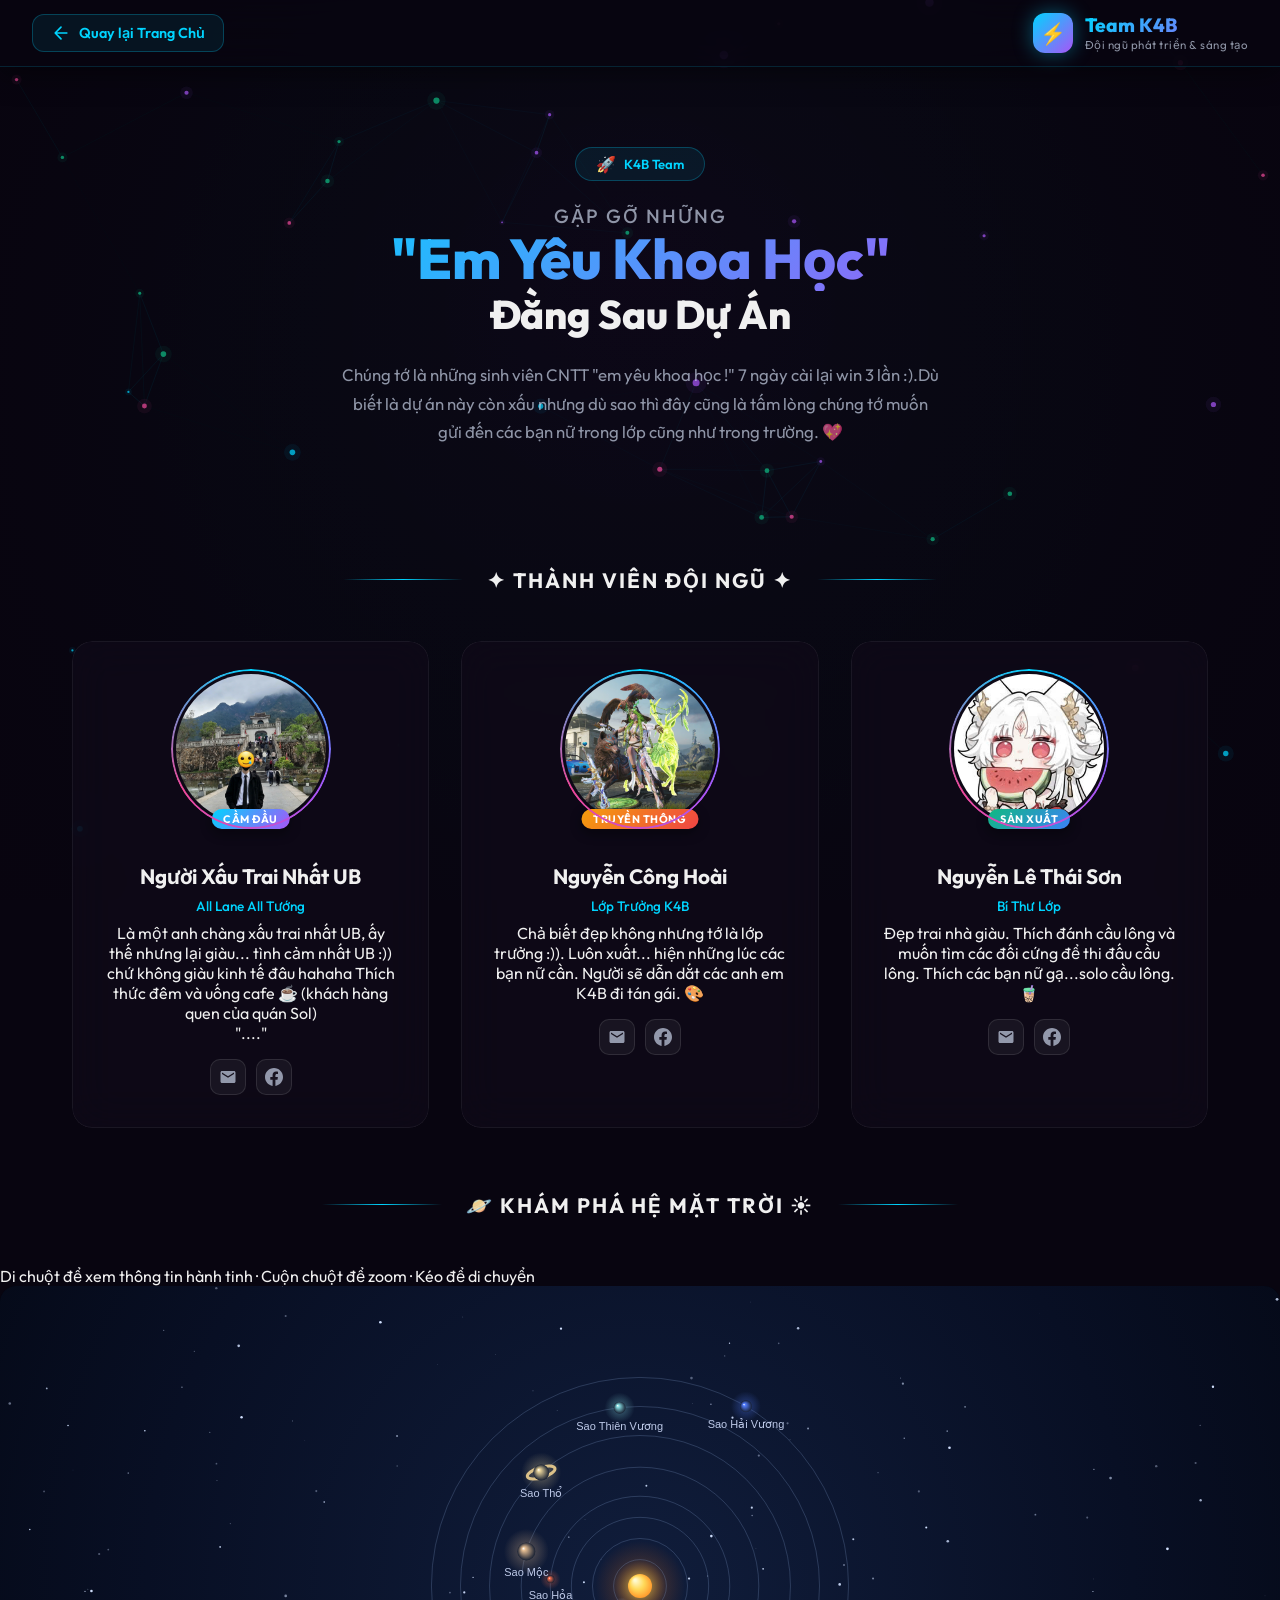
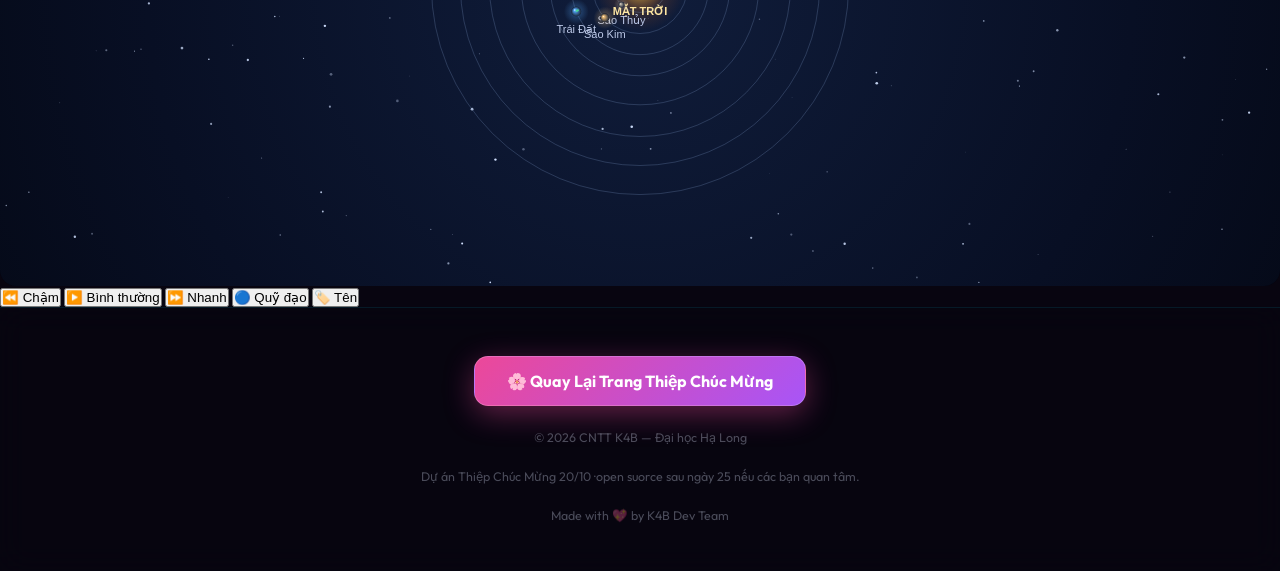
<file: team.html>
<!DOCTYPE html>
<html lang="vi">

<head>
  <meta charset="UTF-8" />
  <meta name="viewport" content="width=device-width, initial-scale=1.0" />
  <title>Đội Ngũ Phát Triển - K4B</title>
  <meta name="description" content="Gặp gỡ đội ngũ phát triển tài năng đứng sau trang web Thiệp Chúc Mừng 20/10 - CNTT K4B" />
  <link rel="icon"
    href="data:image/svg+xml,<svg xmlns=%22http://www.w3.org/2000/svg%22 viewBox=%220 0 100 100%22><text y=%22.9em%22 font-size=%2290%22>💻</text></svg>" />
  <link rel="preconnect" href="https://fonts.googleapis.com">
  <link rel="preconnect" href="https://fonts.gstatic.com" crossorigin>
  <link
    href="https://fonts.googleapis.com/css2?family=Cinzel:wght@600;700;800&family=Dancing+Script:wght@600;700&family=Inter:wght@400;500;600;700&family=Playfair+Display:ital,wght@0,500;0,600;0,700;1,400;1,600&family=JetBrains+Mono:wght@400;500;600;700&family=Outfit:wght@400;500;600;700;800&display=swap"
    rel="stylesheet" />
  <link rel="stylesheet" href="team-styles.css?v=2.0" />
</head>

<body>
  <canvas id="team-canvas"></canvas>

  <!-- Navigation Header -->
  <header class="team-header">
    <a href="index.html" class="back-btn" id="btn-back-home">
      <svg width="20" height="20" viewBox="0 0 24 24" fill="none" stroke="currentColor" stroke-width="2"
        stroke-linecap="round" stroke-linejoin="round">
        <path d="M19 12H5M12 19l-7-7 7-7" />
      </svg>
      <span>Quay lại Trang Chủ</span>
    </a>
    <div class="team-header-brand">
      <div class="brand-icon-dev">⚡</div>
      <div>
        <h1>Team K4B</h1>
        <span class="team-header-sub">Đội ngũ phát triển & sáng tạo</span>
      </div>
    </div>
  </header>

  <!-- Hero Section -->
  <section class="team-hero">
    <div class="hero-content">
      <div class="hero-badge">
        <span class="hero-badge-icon">🚀</span>
        <span>K4B Team</span>
      </div>
      <h2 class="hero-title">
        <span class="hero-line-1">Gặp Gỡ Những</span>
        <span class="hero-line-2">"Em Yêu Khoa Học"</span>
        <span class="hero-line-3">Đằng Sau Dự Án</span>
      </h2>
      <p class="hero-desc">
        Chúng tớ là những sinh viên CNTT "em yêu khoa học !"
        7 ngày cài lại win 3 lần :).Dù biết là dự án này còn xấu nhưng dù sao thì
        đây cũng là tấm lòng chúng tớ muốn gửi đến các bạn nữ trong lớp cũng như trong trường. 💖
      </p>
    </div>
  </section>

  <!-- Team Members -->
  <section class="team-section">
    <div class="section-header">
      <div class="section-line"></div>
      <h2 class="section-title">✦ Thành Viên Đội Ngũ ✦</h2>
      <div class="section-line"></div>
    </div>

    <div class="team-grid" id="team-grid">

      <!-- Member 1 -->
      <article class="member-card" data-role="lead">
        <div class="card-glow"></div>
        <div class="card-inner">
          <div class="member-avatar">
            <div class="avatar-ring"></div>
            <img src="assets/adminnvn.jpg" alt="Ảnh thành viên 1" class="avatar-img"
              onerror="this.style.display='none'; this.nextElementSibling.style.display='flex';" />
            <div class="avatar-fallback" style="display:none;">
              <span>👨‍💻</span>
            </div>
            <div class="role-badge role-lead">Cầm Đầu</div>
          </div>
          <div class="member-info">
            <h3 class="member-name">Người Xấu Trai Nhất UB</h3>
            <p class="member-role">All Lane All Tướng</p>
            <p class="member-bio">
              Là một anh chàng xấu trai nhất UB, ấy thế nhưng lại giàu...
              tình cảm nhất UB :)) chứ không giàu kinh tế đâu hahaha
              Thích thức đêm và uống cafe ☕ (khách hàng quen của quán Sol)<br>
              "...."
            </p>
            <div class="member-socials">
              <a href="https://mail.google.com/mail/?view=cm&to=ahhaclong@gmail.com"
   target="_blank"
   rel="noopener noreferrer"
   class="social-link gmail"
   title="Gmail">
  <svg width="18" height="18" viewBox="0 0 24 24" fill="currentColor">
    <path d="M20 4H4C2.9 4 2 4.9 2 6v12c0 1.1.9 2 2 2h16c1.1 0 2-.9 2-2V6c0-1.1-.9-2-2-2zm0 4-8 5-8-5V6l8 5 8-5v2z"/>
  </svg>
</a>
              <a href="#" class="social-link facebook" title="Facebook"
                onclick="return handleFacebookClick(this, event);">
                <svg width="18" height="18" viewBox="0 0 24 24" fill="currentColor">
                  <path d="M24 12.073c0-6.627-5.373-12-12-12s-12 5.373-12 12c0 5.99 4.388 10.954 10.125 11.854v-8.385H7.078v-3.47h3.047V9.43c0-3.007 1.792-4.669 4.533-4.669 1.312 0 2.686.235 2.686.235v2.953H15.83c-1.491 0-1.956.925-1.956 1.874v2.25h3.328l-.532 3.47h-2.796v8.385C19.612 23.027 24 18.062 24 12.073z"/>
                </svg>
              </a>
            </div>
          </div>
        </div>
      </article>

      <!-- Member 2 -->
      <article class="member-card" data-role="frontend">
        <div class="card-glow"></div>
        <div class="card-inner">
          <div class="member-avatar">
            <div class="avatar-ring"></div>
            <img src="assets/nch.jpg" alt="Ảnh thành viên 2" class="avatar-img"
              onerror="this.style.display='none'; this.nextElementSibling.style.display='flex';" />
            
            <div class="role-badge role-frontend">Truyền Thông</div>
          </div>
          <div class="member-info">
            <h3 class="member-name">Nguyễn Công Hoài</h3>
            <p class="member-role">Lớp Trưởng K4B</p>
            <p class="member-bio">
              Chả biết đẹp không nhưng tớ là lớp trưởng :)).
              Luôn xuất... hiện những lúc các bạn nữ cần.
              Người sẽ dẫn dắt các anh em K4B đi tán gái. 🎨
            </p>
            <div class="member-socials">
              <a href="#" class="social-link gmail" title="gmail">
                <svg width="18" height="18" viewBox="0 0 24 24" fill="currentColor">
      <path d="M20 4H4C2.9 4 2 4.9 2 6v12c0 1.1.9 2 2 2h16c1.1 0 2-.9 2-2V6c0-1.1-.9-2-2-2zm0 4-8 5-8-5V6l8 5 8-5v2z"/>
    </svg>
              </a>
              <a href="#" class="social-link facebook" title="Facebook"
                onclick="return handleFacebookClick(this, event);">
                <svg width="18" height="18" viewBox="0 0 24 24" fill="currentColor">
                  <path d="M24 12.073c0-6.627-5.373-12-12-12s-12 5.373-12 12c0 5.99 4.388 10.954 10.125 11.854v-8.385H7.078v-3.47h3.047V9.43c0-3.007 1.792-4.669 4.533-4.669 1.312 0 2.686.235 2.686.235v2.953H15.83c-1.491 0-1.956.925-1.956 1.874v2.25h3.328l-.532 3.47h-2.796v8.385C19.612 23.027 24 18.062 24 12.073z"/>
                </svg>
              </a>
            </div>
          </div>
        </div>
      </article>

      <!-- Member 3 -->
      <article class="member-card" data-role="backend">
        <div class="card-glow"></div>
        <div class="card-inner">
          <div class="member-avatar">
            <div class="avatar-ring"></div>
            <img src="assets/s.jpg" alt="Ảnh thành viên 3" class="avatar-img"
              onerror="this.style.display='none'; this.nextElementSibling.style.display='flex';" />
           
            <div class="role-badge role-backend">Sản Xuất</div>
          </div>
          <div class="member-info">
            <h3 class="member-name">Nguyễn Lê Thái Sơn</h3>
            <p class="member-role">Bí Thư Lớp</p>
            <p class="member-bio">
              Đẹp trai nhà giàu.
              Thích đánh cầu lông và muốn tìm các đối cứng để thi đấu cầu lông.
              Thích các bạn nữ gạ...solo cầu lông. 🧋
            </p>
            <div class="member-socials">
              <a href="#" class="social-link gmail" title="gmail">
                <svg width="18" height="18" viewBox="0 0 24 24" fill="currentColor">
      <path d="M20 4H4C2.9 4 2 4.9 2 6v12c0 1.1.9 2 2 2h16c1.1 0 2-.9 2-2V6c0-1.1-.9-2-2-2zm0 4-8 5-8-5V6l8 5 8-5v2z"/>
    </svg>
              </a>
              <a href="#" class="social-link facebook" title="Facebook"
                onclick="return handleFacebookClick(this, event);">
                <svg width="18" height="18" viewBox="0 0 24 24" fill="currentColor">
                  <path d="M24 12.073c0-6.627-5.373-12-12-12s-12 5.373-12 12c0 5.99 4.388 10.954 10.125 11.854v-8.385H7.078v-3.47h3.047V9.43c0-3.007 1.792-4.669 4.533-4.669 1.312 0 2.686.235 2.686.235v2.953H15.83c-1.491 0-1.956.925-1.956 1.874v2.25h3.328l-.532 3.47h-2.796v8.385C19.612 23.027 24 18.062 24 12.073z"/>
                </svg>
              </a>
            </div>
          </div>
        </div>
      </article>

    </div>
  </section>

  <!-- Solar System Canvas Section -->
  <section class="solar-section">
    <div class="section-header">
      <div class="section-line"></div>
      <h2 class="section-title">🪐 Khám Phá Hệ Mặt Trời ☀️</h2>
      <div class="section-line"></div>
    </div>
    <p class="solar-hint">Di chuột để xem thông tin hành tinh · Cuộn chuột để zoom · Kéo để di chuyển</p>
    <div class="solar-system-container">
  <canvas id="solar-canvas"></canvas>
  <div id="planet-tooltip" class="planet-tooltip"></div>
</div>
    <div class="solar-controls">
      <button class="solar-btn" id="btn-speed-down" title="Chậm lại">⏪ Chậm</button>
      <button class="solar-btn active" id="btn-speed-normal" title="Tốc độ bình thường">▶️ Bình thường</button>
      <button class="solar-btn" id="btn-speed-up" title="Nhanh hơn">⏩ Nhanh</button>
      <button class="solar-btn" id="btn-toggle-orbits" title="Ẩn/hiện quỹ đạo">🔵 Quỹ đạo</button>
      <button class="solar-btn" id="btn-toggle-names" title="Ẩn/hiện tên">🏷️ Tên</button>
    </div>
  </section>

  <!-- Footer - Copyright -->
  <footer class="team-footer">
    <div class="footer-content">
      <a href="index.html" class="btn-back-cta" id="btn-footer-back">
        🌸 Quay Lại Trang Thiệp Chúc Mừng
      </a>
      <div class="footer-divider"></div>
      <p class="footer-copy">© 2026 CNTT K4B — Đại học Hạ Long</p>
      <p class="footer-copy sub">Dự án Thiệp Chúc Mừng 20/10 ·open suorce sau ngày 25 nếu các bạn quan tâm.</p>
      <p class="footer-copy sub">Made with 💖 by K4B Dev Team</p>
    </div>
  </footer>

  <script src="src/team.js?v=2.0"></script>
</body>

</html>
</file>
<file: team-styles.css>
:root {
  --bg-dark: #080510;
  --bg-card: rgba(15, 10, 25, 0.75);
  --border-glow: rgba(0, 212, 255, 0.2);
  --accent-cyan: #00d4ff;
  --accent-purple: #a855f7;
  --accent-pink: #ec4899;
  --accent-green: #10b981;
  --accent-orange: #f59e0b;
  --accent-blue: #3b82f6;
  --text-primary: #f0f0f0;
  --text-secondary: rgba(200, 210, 230, 0.7);
  --font-main: 'Outfit', 'Inter', -apple-system, BlinkMacSystemFont, sans-serif;
  --font-display: 'Playfair Display', Georgia, serif;
  --font-mono: 'JetBrains Mono', 'Fira Code', monospace;
}

/*RESET */
* {
  box-sizing: border-box;
  margin: 0;
  padding: 0;
}

html {
  scroll-behavior: smooth;
}

body {
  background: var(--bg-dark);
  color: var(--text-primary);
  font-family: var(--font-main);
  min-height: 100vh;
  overflow-x: hidden;
  position: relative;
}

html, body {
  cursor: url('assets/cursor.svg') 3 3,
          url('assets/cursor.png') 3 3,
          auto;
}

button, a, .member-card, .tech-stack-item, [role="button"] {
  cursor: url('assets/cursor-pointer.svg') 10 2,
          url('assets/cursor-pointer.png') 10 2,
          pointer !important;
}

#team-canvas {
  position: fixed;
  top: 0;
  left: 0;
  width: 100vw;
  height: 100vh;
  z-index: 0;
  pointer-events: none;
}

.team-header {
  position: sticky;
  top: 0;
  z-index: 100;
  display: flex;
  align-items: center;
  justify-content: space-between;
  padding: 0.8rem 2rem;
  background: rgba(8, 5, 16, 0.82);
  backdrop-filter: blur(25px);
  -webkit-backdrop-filter: blur(25px);
  border-bottom: 1px solid rgba(0, 212, 255, 0.15);
  box-shadow: 0 4px 30px rgba(0, 0, 0, 0.5);
}

.back-btn {
  display: inline-flex;
  align-items: center;
  gap: 8px;
  color: var(--accent-cyan);
  text-decoration: none;
  font-size: 0.9rem;
  font-weight: 600;
  padding: 8px 18px;
  border-radius: 12px;
  background: rgba(0, 212, 255, 0.08);
  border: 1px solid rgba(0, 212, 255, 0.25);
  transition: all 0.3s cubic-bezier(0.25, 0.8, 0.25, 1);
}

.back-btn:hover {
  background: rgba(0, 212, 255, 0.18);
  border-color: var(--accent-cyan);
  transform: translateX(-4px);
  box-shadow: 0 4px 20px rgba(0, 212, 255, 0.3);
}

.team-header-brand {
  display: flex;
  align-items: center;
  gap: 12px;
}

.brand-icon-dev {
  width: 40px;
  height: 40px;
  border-radius: 12px;
  background: linear-gradient(135deg, var(--accent-cyan), var(--accent-purple));
  display: flex;
  align-items: center;
  justify-content: center;
  font-size: 1.3rem;
  box-shadow: 0 0 20px rgba(0, 212, 255, 0.4);
  animation: iconPulse 3s ease-in-out infinite;
}

@keyframes iconPulse {
  0%, 100% { box-shadow: 0 0 20px rgba(0, 212, 255, 0.4); }
  50% { box-shadow: 0 0 35px rgba(168, 85, 247, 0.6), 0 0 15px rgba(0, 212, 255, 0.5); }
}

.team-header h1 {
  font-family: var(--font-main);
  font-size: 1.2rem;
  font-weight: 800;
  background: linear-gradient(135deg, var(--accent-cyan), var(--accent-purple));
  -webkit-background-clip: text;
  -webkit-text-fill-color: transparent;
  line-height: 1.2;
}

.team-header-sub {
  font-size: 0.72rem;
  color: var(--text-secondary);
  display: block;
  letter-spacing: 0.5px;
}

.team-hero {
  position: relative;
  z-index: 10;
  text-align: center;
  padding: 5rem 2rem 3rem;
}

.hero-content {
  max-width: 800px;
  margin: 0 auto;
}

.hero-badge {
  display: inline-flex;
  align-items: center;
  gap: 8px;
  background: rgba(0, 212, 255, 0.08);
  border: 1px solid rgba(0, 212, 255, 0.25);
  border-radius: 999px;
  padding: 6px 20px;
  font-size: 0.82rem;
  font-weight: 600;
  color: var(--accent-cyan);
  margin-bottom: 1.5rem;
  animation: badgeFloat 3s ease-in-out infinite;
}

@keyframes badgeFloat {
  0%, 100% { transform: translateY(0); }
  50% { transform: translateY(-5px); }
}

.hero-badge-icon {
  font-size: 1rem;
}

.hero-title {
  font-family: var(--font-main);
  font-weight: 800;
  line-height: 1.15;
  margin-bottom: 1.5rem;
}

.hero-line-1 {
  display: block;
  font-size: 1.2rem;
  color: var(--text-secondary);
  font-weight: 500;
  letter-spacing: 2px;
  text-transform: uppercase;
  opacity: 0;
  transform: translateY(20px);
  animation: heroFadeIn 0.8s 0.2s forwards;
}

.hero-line-2 {
  display: block;
  font-size: clamp(2rem, 5vw, 3.5rem);
  background: linear-gradient(135deg, var(--accent-cyan), var(--accent-purple), var(--accent-pink));
  -webkit-background-clip: text;
  -webkit-text-fill-color: transparent;
  background-size: 200% 200%;
  animation: heroFadeIn 0.8s 0.5s forwards, gradientShift 5s ease-in-out infinite;
  opacity: 0;
  transform: translateY(20px);
}

.hero-line-3 {
  display: block;
  font-size: clamp(1.5rem, 4vw, 2.5rem);
  color: var(--text-primary);
  opacity: 0;
  transform: translateY(20px);
  animation: heroFadeIn 0.8s 0.8s forwards;
}

@keyframes heroFadeIn {
  to { opacity: 1; transform: translateY(0); }
}

@keyframes gradientShift {
  0%, 100% { background-position: 0% 50%; }
  50% { background-position: 100% 50%; }
}

.hero-desc {
  font-size: 1.05rem;
  color: var(--text-secondary);
  max-width: 600px;
  margin: 0 auto 2.5rem;
  line-height: 1.7;
  opacity: 0;
  animation: heroFadeIn 0.8s 1.1s forwards;
}

.hero-stats {
  display: flex;
  justify-content: center;
  gap: 2rem;
  flex-wrap: wrap;
  opacity: 0;
  animation: heroFadeIn 0.8s 1.4s forwards;
}

.stat-item {
  display: flex;
  flex-direction: column;
  align-items: center;
  gap: 4px;
  padding: 16px 24px;
  background: rgba(255, 255, 255, 0.04);
  border: 1px solid rgba(0, 212, 255, 0.12);
  border-radius: 16px;
  backdrop-filter: blur(10px);
  transition: all 0.3s ease;
}

.stat-item:hover {
  border-color: var(--accent-cyan);
  background: rgba(0, 212, 255, 0.08);
  transform: translateY(-3px);
  box-shadow: 0 8px 25px rgba(0, 212, 255, 0.2);
}

.stat-number {
  font-family: var(--font-mono);
  font-size: 2rem;
  font-weight: 800;
  background: linear-gradient(135deg, var(--accent-cyan), var(--accent-purple));
  -webkit-background-clip: text;
  -webkit-text-fill-color: transparent;
}

.stat-label {
  font-size: 0.78rem;
  color: var(--text-secondary);
  font-weight: 500;
  text-transform: uppercase;
  letter-spacing: 1px;
}

.team-section, .tech-section {
  position: relative;
  z-index: 10;
  padding: 2rem 2rem 4rem;
  max-width: 1200px;
  margin: 0 auto;
}

.section-header {
  display: flex;
  align-items: center;
  gap: 1.5rem;
  justify-content: center;
  margin-bottom: 3rem;
}

.section-line {
  flex: 1;
  max-width: 120px;
  height: 1px;
  background: linear-gradient(90deg, transparent, var(--accent-cyan), transparent);
}

.section-title {
  font-family: var(--font-main);
  font-size: 1.3rem;
  font-weight: 700;
  color: var(--text-primary);
  letter-spacing: 2px;
  text-transform: uppercase;
  white-space: nowrap;
}

.team-grid {
  display: grid;
  grid-template-columns: repeat(auto-fill, minmax(320px, 1fr));
  gap: 2rem;
}

.member-card {
  position: relative;
  border-radius: 20px;
  overflow: hidden;
  transition: all 0.5s cubic-bezier(0.25, 0.8, 0.25, 1);
  transform-style: preserve-3d;
  perspective: 1000px;
}

.member-card .card-glow {
  position: absolute;
  inset: -2px;
  border-radius: 22px;
  background: conic-gradient(
    from var(--card-angle, 0deg),
    transparent 0%,
    var(--accent-cyan) 10%,
    transparent 20%,
    var(--accent-purple) 50%,
    transparent 60%,
    var(--accent-pink) 80%,
    transparent 100%
  );
  opacity: 0;
  transition: opacity 0.5s ease;
  z-index: 0;
  animation: glowRotate 4s linear infinite;
}

@keyframes glowRotate {
  0% { --card-angle: 0deg; }
  100% { --card-angle: 360deg; }
}


@property --card-angle {
  syntax: '<angle>';
  initial-value: 0deg;
  inherits: false;
}

.member-card:hover .card-glow {
  opacity: 1;
}

.member-card:hover {
  transform: translateY(-8px) scale(1.02);
}

.card-inner {
  position: relative;
  z-index: 1;
  background: var(--bg-card);
  border: 1px solid rgba(255, 255, 255, 0.06);
  border-radius: 20px;
  padding: 2rem;
  backdrop-filter: blur(20px);
  -webkit-backdrop-filter: blur(20px);
  display: flex;
  flex-direction: column;
  align-items: center;
  text-align: center;
  gap: 1.2rem;
  height: 100%;
}

.member-card.featured .card-inner {
  border-color: rgba(0, 212, 255, 0.2);
  background: rgba(0, 212, 255, 0.04);
}

.member-card.featured::before {
  content: '★ Lead';
  position: absolute;
  top: 16px;
  right: 16px;
  z-index: 5;
  background: linear-gradient(135deg, var(--accent-cyan), var(--accent-purple));
  color: #fff;
  font-size: 0.7rem;
  font-weight: 700;
  padding: 4px 12px;
  border-radius: 999px;
  letter-spacing: 1px;
  text-transform: uppercase;
  box-shadow: 0 4px 15px rgba(0, 212, 255, 0.4);
}

.member-avatar {
  position: relative;
  width: 110px;
  height: 110px;
  flex-shrink: 0;
}

.avatar-ring {
  position: absolute;
  inset: -4px;
  border-radius: 50%;
  border: 2px solid transparent;
  background: conic-gradient(from 0deg, var(--accent-cyan), var(--accent-purple), var(--accent-pink), var(--accent-cyan)) border-box;
  -webkit-mask: linear-gradient(#fff 0 0) padding-box, linear-gradient(#fff 0 0);
  -webkit-mask-composite: xor;
  mask-composite: exclude;
  animation: ringRotate 6s linear infinite;
}

@keyframes ringRotate {
  to { transform: rotate(360deg); }
}

.avatar-placeholder {
  width: 100%;
  height: 100%;
  border-radius: 50%;
  background: linear-gradient(135deg, rgba(0, 212, 255, 0.15), rgba(168, 85, 247, 0.15));
  display: flex;
  align-items: center;
  justify-content: center;
  font-size: 3rem;
  border: 2px solid rgba(255, 255, 255, 0.08);
  overflow: hidden;
  transition: all 0.3s ease;
}

.member-card:hover .avatar-placeholder {
  transform: scale(1.05);
  box-shadow: 0 0 30px rgba(0, 212, 255, 0.3);
}

.role-badge {
  position: absolute;
  bottom: -5px;
  left: 50%;
  transform: translateX(-50%);
  font-size: 0.68rem;
  font-weight: 700;
  padding: 3px 12px;
  border-radius: 999px;
  white-space: nowrap;
  letter-spacing: 0.5px;
  text-transform: uppercase;
  box-shadow: 0 4px 12px rgba(0, 0, 0, 0.4);
}

.role-badge.role-lead {
  background: linear-gradient(135deg, var(--accent-cyan), var(--accent-purple));
  color: #fff;
}

.role-badge.role-frontend {
  background: linear-gradient(135deg, #f59e0b, #ef4444);
  color: #fff;
}

.role-badge.role-backend {
  background: linear-gradient(135deg, #10b981, #3b82f6);
  color: #fff;
}

.role-badge.role-design {
  background: linear-gradient(135deg, #ec4899, #8b5cf6);
  color: #fff;
}

.role-badge.role-devops {
  background: linear-gradient(135deg, #6366f1, #06b6d4);
  color: #fff;
}

.member-info {
  display: flex;
  flex-direction: column;
  align-items: center;
  gap: 8px;
  flex: 1;
}

.member-name {
  font-family: var(--font-main);
  font-size: 1.3rem;
  font-weight: 700;
  color: var(--text-primary);
  transition: all 0.3s ease;
}

.member-card:hover .member-name {
  background: linear-gradient(135deg, var(--accent-cyan), var(--accent-purple));
  -webkit-background-clip: text;
  -webkit-text-fill-color: transparent;
}

.member-role {
  font-size: 0.85rem;
  color: var(--accent-cyan);
  font-weight: 500;
}

.member-quote {
  font-family: var(--font-display);
  font-style: italic;
  font-size: 0.88rem;
  color: var(--text-secondary);
  line-height: 1.5;
  padding: 0 0.5rem;
  position: relative;
  margin: 4px 0;
}

.member-quote::before {
  content: '"';
  position: absolute;
  top: -10px;
  left: -4px;
  font-size: 2rem;
  color: rgba(0, 212, 255, 0.2);
  font-family: Georgia, serif;
}

.member-tech {
  display: flex;
  flex-wrap: wrap;
  justify-content: center;
  gap: 6px;
  margin: 8px 0;
}

.tech-tag {
  font-family: var(--font-mono);
  font-size: 0.7rem;
  font-weight: 500;
  padding: 4px 10px;
  border-radius: 6px;
  background: rgba(0, 212, 255, 0.08);
  border: 1px solid rgba(0, 212, 255, 0.15);
  color: var(--accent-cyan);
  transition: all 0.25s ease;
}

.tech-tag:hover {
  background: rgba(0, 212, 255, 0.18);
  border-color: var(--accent-cyan);
  transform: translateY(-1px);
  box-shadow: 0 2px 8px rgba(0, 212, 255, 0.2);
}

.member-socials {
  display: flex;
  gap: 10px;
  margin-top: 8px;
}

.social-link {
  display: flex;
  align-items: center;
  justify-content: center;
  width: 36px;
  height: 36px;
  border-radius: 10px;
  color: var(--text-secondary);
  background: rgba(255, 255, 255, 0.05);
  border: 1px solid rgba(255, 255, 255, 0.1);
  transition: all 0.3s ease;
  text-decoration: none;
}

.social-link.gmail:hover {
  background: rgba(255, 255, 255, 0.12);
  border-color: #fff;
  color: #fff;
  transform: translateY(-3px);
  box-shadow: 0 6px 20px rgba(255, 255, 255, 0.15);
}

.social-link.facebook:hover {
  background: rgba(66, 103, 178, 0.2);
  border-color: #4267B2;
  color: #4267B2;
  transform: translateY(-3px);
  box-shadow: 0 6px 20px rgba(66, 103, 178, 0.3);
}

.tech-stack-grid {
  display: grid;
  grid-template-columns: repeat(auto-fill, minmax(160px, 1fr));
  gap: 1.2rem;
  max-width: 900px;
  margin: 0 auto;
}

.tech-stack-item {
  display: flex;
  flex-direction: column;
  align-items: center;
  gap: 8px;
  padding: 1.5rem 1rem;
  background: rgba(255, 255, 255, 0.03);
  border: 1px solid rgba(255, 255, 255, 0.06);
  border-radius: 16px;
  backdrop-filter: blur(10px);
  transition: all 0.4s cubic-bezier(0.25, 0.8, 0.25, 1);
  position: relative;
  overflow: hidden;
}

.tech-stack-item::before {
  content: '';
  position: absolute;
  inset: 0;
  background: radial-gradient(circle at 50% 50%, rgba(0, 212, 255, 0.08), transparent 70%);
  opacity: 0;
  transition: opacity 0.4s ease;
}

.tech-stack-item:hover::before {
  opacity: 1;
}

.tech-stack-item:hover {
  border-color: var(--accent-cyan);
  transform: translateY(-5px);
  box-shadow: 0 10px 30px rgba(0, 212, 255, 0.15);
}

.tech-icon {
  font-size: 2rem;
  transition: transform 0.3s ease;
}

.tech-stack-item:hover .tech-icon {
  transform: scale(1.2) rotate(5deg);
}

.tech-name {
  font-family: var(--font-mono);
  font-size: 0.88rem;
  font-weight: 600;
  color: var(--text-primary);
}

.tech-desc {
  font-size: 0.72rem;
  color: var(--text-secondary);
  text-align: center;
}

.team-footer {
  position: relative;
  z-index: 10;
  text-align: center;
  padding: 3rem 2rem;
  border-top: 1px solid rgba(0, 212, 255, 0.1);
  background: rgba(8, 5, 16, 0.6);
  backdrop-filter: blur(15px);
}

.footer-content {
  max-width: 600px;
  margin: 0 auto;
}

.footer-text {
  font-size: 1rem;
  color: var(--text-secondary);
  margin-bottom: 1.5rem;
}

.btn-back-cta {
  display: inline-flex;
  align-items: center;
  gap: 10px;
  padding: 14px 32px;
  font-family: var(--font-main);
  font-size: 1rem;
  font-weight: 700;
  color: #fff;
  text-decoration: none;
  background: linear-gradient(135deg, var(--accent-pink), var(--accent-purple));
  border: 1.5px solid rgba(255, 255, 255, 0.2);
  border-radius: 14px;
  box-shadow: 0 8px 30px rgba(236, 72, 153, 0.4);
  transition: all 0.3s cubic-bezier(0.25, 0.8, 0.25, 1);
  position: relative;
  overflow: hidden;
}

.btn-back-cta::after {
  content: '';
  position: absolute;
  top: -50%;
  left: -60%;
  width: 40%;
  height: 200%;
  background: linear-gradient(90deg, transparent, rgba(255, 255, 255, 0.25), transparent);
  transform: rotate(25deg);
  animation: ctaShimmer 4s infinite;
}

@keyframes ctaShimmer {
  0% { left: -60%; }
  30%, 100% { left: 140%; }
}

.btn-back-cta:hover {
  transform: translateY(-3px) scale(1.03);
  box-shadow: 0 12px 40px rgba(236, 72, 153, 0.55), 0 0 20px rgba(168, 85, 247, 0.4);
}

.footer-copy {
  font-size: 0.78rem;
  color: rgba(200, 210, 230, 0.35);
  margin-top: 1.5rem;
}

.member-card,
.tech-stack-item {
  opacity: 0;
  transform: translateY(40px);
}

.member-card.visible,
.tech-stack-item.visible {
  opacity: 1;
  transform: translateY(0);
  transition: opacity 0.7s cubic-bezier(0.25, 0.8, 0.25, 1),
              transform 0.7s cubic-bezier(0.25, 0.8, 0.25, 1);
}

@media (max-width: 768px) {
  .team-header {
    flex-direction: column;
    gap: 10px;
    padding: 0.7rem 1rem;
  }

  .back-btn span {
    font-size: 0.82rem;
  }

  .team-hero {
    padding: 3rem 1.2rem 2rem;
  }

  .hero-stats {
    gap: 0.8rem;
  }

  .stat-item {
    padding: 12px 16px;
  }

  .stat-number {
    font-size: 1.5rem;
  }

  .team-section, .tech-section {
    padding: 1.5rem 1rem 3rem;
  }

  .team-grid {
    grid-template-columns: 1fr;
    gap: 1.5rem;
  }

  .tech-stack-grid {
    grid-template-columns: repeat(2, 1fr);
    gap: 0.8rem;
  }

  .section-title {
    font-size: 1rem;
    letter-spacing: 1px;
  }
}

@media (max-width: 480px) {
  .team-hero {
    padding: 2rem 1rem 1.5rem;
  }

  .hero-badge {
    font-size: 0.75rem;
    padding: 5px 14px;
  }

  .hero-desc {
    font-size: 0.92rem;
  }

  .hero-stats {
    gap: 0.6rem;
  }

  .stat-item {
    padding: 10px 12px;
    min-width: 70px;
  }

  .stat-number {
    font-size: 1.2rem;
  }

  .stat-label {
    font-size: 0.65rem;
  }

  .tech-stack-grid {
    grid-template-columns: repeat(2, 1fr);
  }

  .btn-back-cta {
    font-size: 0.9rem;
    padding: 12px 24px;
  }
}
.solar-system-container {
  position: relative;
  width: 100%;
  height: 600px;
  overflow: hidden;
  border-radius: 16px;
  background: #030610;
}

#solar-canvas {
  display: block;
  width: 100%;
  height: 100%;
  touch-action: none;
  cursor: grab;
}

.planet-tooltip {
  display: none;
  position: absolute;
  z-index: 10;
  max-width: 200px;
  padding: 12px 14px;
  border: 1px solid rgba(120, 180, 255, 0.35);
  border-radius: 12px;
  background: rgba(5, 12, 30, 0.94);
  color: #e6efff;
  font-family: sans-serif;
  font-size: 13px;
  pointer-events: none;
  box-shadow: 0 8px 30px rgba(0, 0, 0, 0.3);
}

.planet-tooltip strong,
.planet-tooltip span {
  display: block;
}

.planet-tooltip strong {
  color: #8ce4e8;
  font-size: 15px;
}

.planet-tooltip span {
  margin-top: 3px;
  color: #9aaed0;
}

.planet-tooltip p {
  margin: 8px 0 0;
  line-height: 1.5;
}
.member-avatar {
  position: relative;
  width: 150px;
  height: 150px;
  margin: 0 auto 20px;
  border-radius: 50%;
}

.member-avatar .avatar-img {
  display: block;
  position: absolute;
  inset: 0;
  width: 100%;
  height: 100%;
  max-width: none;
  max-height: none;
  object-fit: cover;
  object-position: center;
  border-radius: 50%;
  overflow: hidden;
  box-sizing: border-box;
}


.member-avatar .avatar-ring {
  position: absolute;
  inset: -5px;
  border-radius: 50%;
  pointer-events: none;
  z-index: 2;
}

.member-avatar .avatar-fallback {
  position: absolute;
  inset: 0;
  width: 100%;
  height: 100%;
  align-items: center;
  justify-content: center;
  border-radius: 50%;
  overflow: hidden;
  background: #172033;
  box-sizing: border-box;
}
</file>
